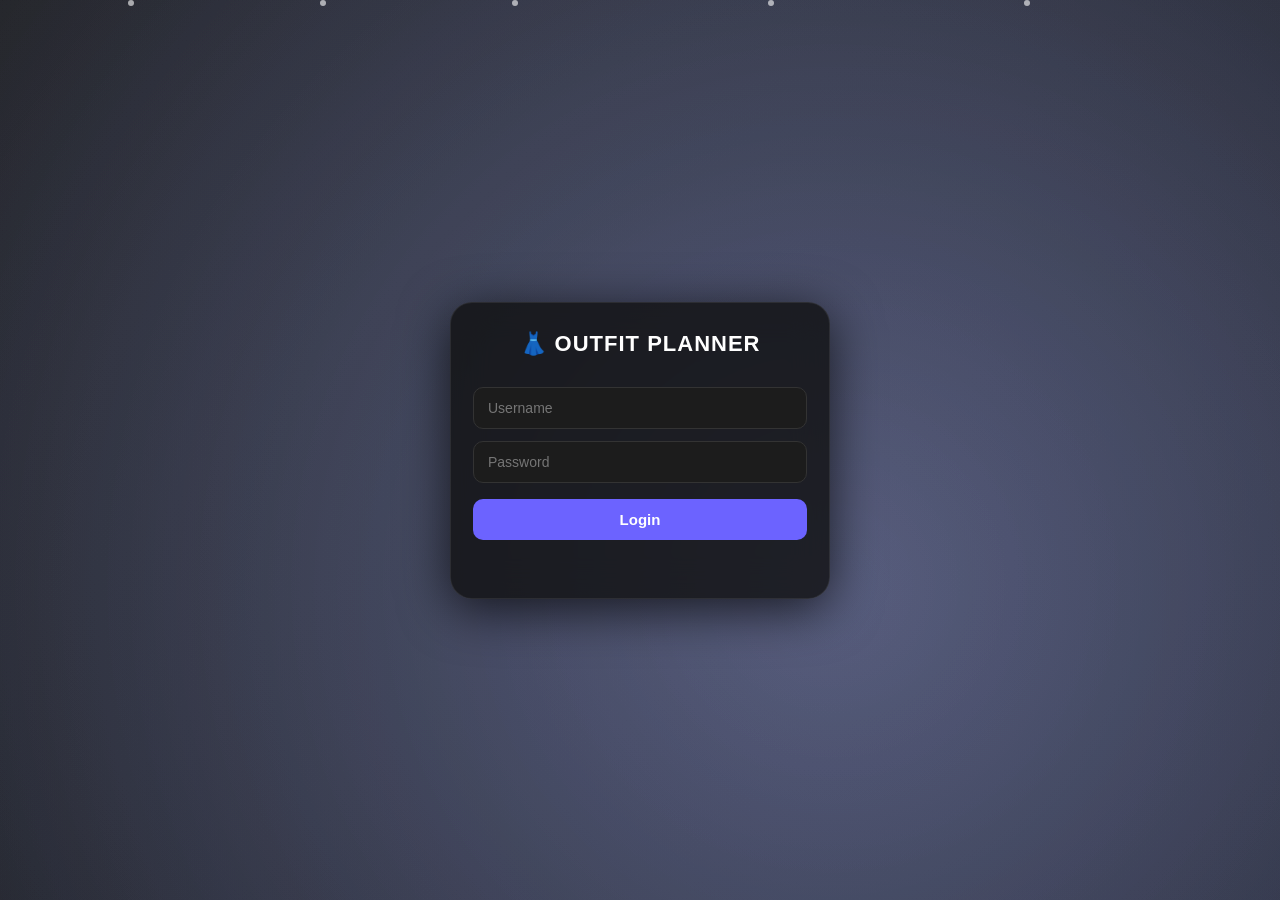
<file: index.html>
<!DOCTYPE html>
<html lang="en">

<head>
<meta charset="UTF-8">
<title>Outfit Planner System</title>
<meta name="viewport" content="width=device-width, initial-scale=1.0">

<style>

/* ================= GLOBAL RESET ================= */
*{
margin:0;
padding:0;
box-sizing:border-box;
font-family:Poppins, sans-serif;
}

/* ================= BODY (APP STYLE CENTER) ================= */
body{
min-height:100vh;
display:flex;
align-items:center;
justify-content:center;
padding:20px;
overflow:hidden;
background:#000;
}

/* ================= BACKGROUND ================= */
.bg{
position:fixed;
top:0;
left:0;
width:100%;
height:100%;
z-index:-3;
background: linear-gradient(-45deg, #0a0a0a, #141414, #0f0f0f, #1c1c1c);
background-size: 400% 400%;
animation: gradientFlow 12s ease infinite;
}

@keyframes gradientFlow{
0%{background-position:0% 50%}
50%{background-position:100% 50%}
100%{background-position:0% 50%}
}

/* ================= WAVES ================= */
.wave{
position:absolute;
width:250%;
height:250%;
top:-60%;
left:-60%;
background: radial-gradient(circle, rgba(108,99,255,0.25), transparent 60%);
animation: spin 18s linear infinite;
mix-blend-mode: screen;
}

.wave2{background: radial-gradient(circle, rgba(0,212,255,0.2), transparent 60%); animation-duration:22s;}
.wave3{background: radial-gradient(circle, rgba(255,107,107,0.2), transparent 60%); animation-duration:28s;}

@keyframes spin{
0%{transform:rotate(0deg) scale(1);}
100%{transform:rotate(360deg) scale(1.2);}
}

/* ================= PARTICLES ================= */
.particle{
position:absolute;
width:6px;
height:6px;
background:white;
border-radius:50%;
opacity:0.6;
animation: floatUp 10s linear infinite;
}

@keyframes floatUp{
0%{transform:translateY(100vh) scale(0.5); opacity:0;}
50%{opacity:0.8;}
100%{transform:translateY(-10vh) scale(1); opacity:0;}
}

/* ================= LOGIN CARD (MOBILE APP STYLE) ================= */
.login-box{
width:100%;
max-width:380px;
padding:28px 22px;
background:rgba(15,15,15,0.78);
border-radius:22px;
color:#ddd;
border:1px solid rgba(255,255,255,0.08);
backdrop-filter: blur(18px);
box-shadow:0 10px 50px rgba(0,0,0,0.7);
text-align:center;
z-index:2;
}

/* TITLE */
.login-box h2{
color:#fff;
font-size:22px;
margin-bottom:18px;
letter-spacing:1px;
}

/* INPUTS */
input{
width:100%;
margin-top:12px;
padding:12px 14px;
border-radius:10px;
border:1px solid #333;
outline:none;
background:#1c1c1c;
color:white;
font-size:14px;
}

/* BUTTON (APP STYLE) */
button{
width:100%;
margin-top:16px;
padding:12px;
border-radius:10px;
border:none;
background:#6c63ff;
color:white;
font-weight:600;
font-size:15px;
cursor:pointer;
transition:0.3s;
}

button:active{
transform:scale(0.97);
}

button:hover{
background:#00d4ff;
}

/* ERROR TEXT */
#error{
color:#ff6b6b;
margin-top:12px;
font-size:13px;
min-height:18px;
}

/* ================= MOBILE TWEAKS ================= */
@media (max-width:480px){

.login-box{
padding:22px 18px;
border-radius:18px;
}

.login-box h2{
font-size:20px;
}

input,button{
font-size:14px;
}

}

</style>
</head>

<body>

<!-- BACKGROUND -->
<div class="bg">
<div class="wave"></div>
<div class="wave wave2"></div>
<div class="wave wave3"></div>

<div class="particle" style="left:10%; animation-delay:0s;"></div>
<div class="particle" style="left:25%; animation-delay:2s;"></div>
<div class="particle" style="left:40%; animation-delay:4s;"></div>
<div class="particle" style="left:60%; animation-delay:1s;"></div>
<div class="particle" style="left:80%; animation-delay:3s;"></div>
</div>

<!-- LOGIN CARD -->
<div class="login-box">

<h2>👗 OUTFIT PLANNER</h2>

<input type="text" id="username" placeholder="Username">
<input type="password" id="password" placeholder="Password">

<button onclick="login()">Login</button>

<div id="error"></div>

</div>

<script>

function login(){
let u=document.getElementById("username").value;
let p=document.getElementById("password").value;

if(u==="admin" && p==="12345"){
window.location="dashboard.html";
}else{
document.getElementById("error").innerText="Wrong username or password";
}
}

</script>

</body>
</html>
</file>
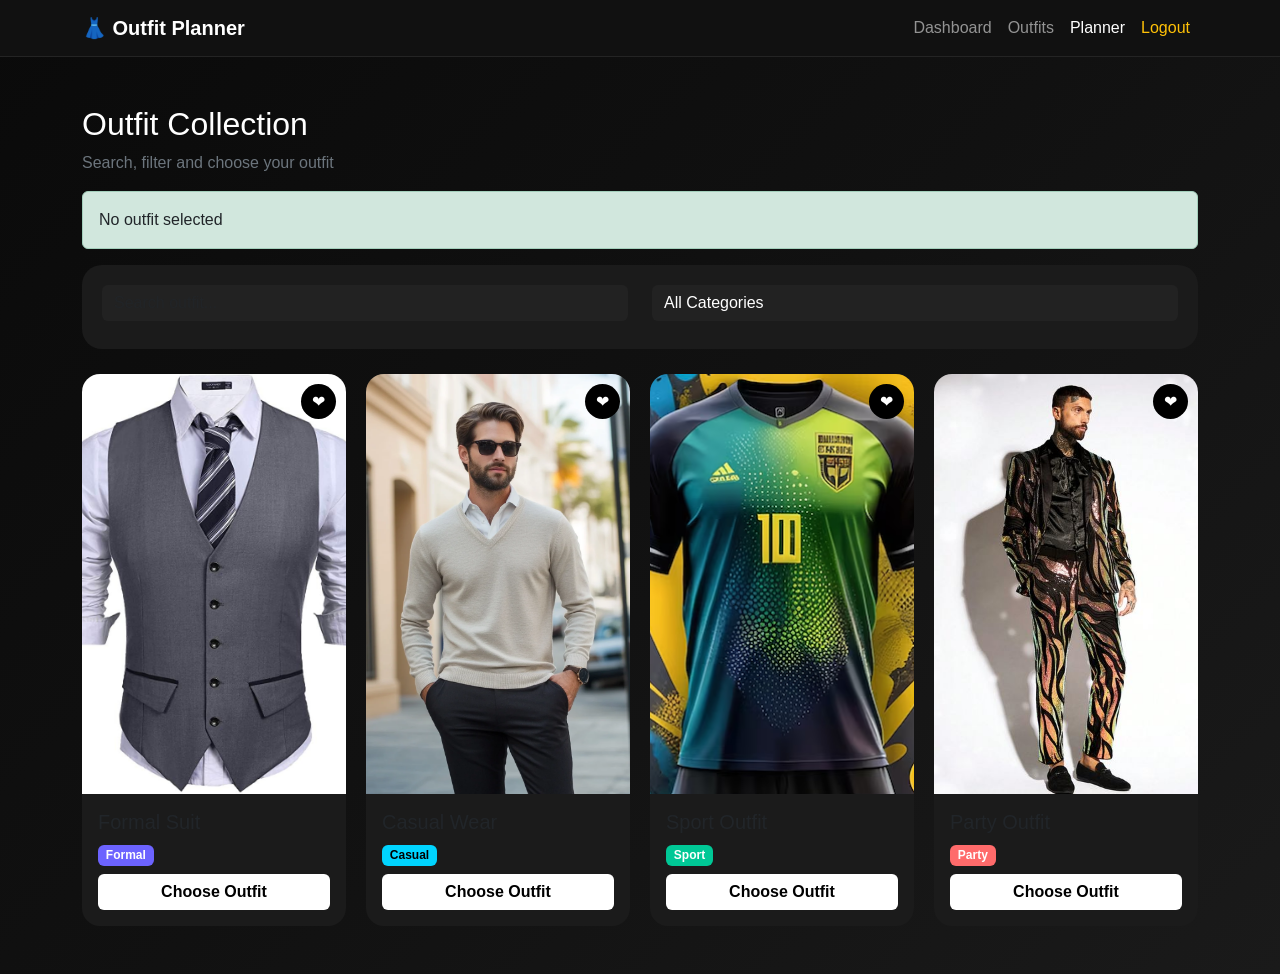
<file: outfits.html>
<!DOCTYPE html>
<html lang="en">

<head>
<meta charset="UTF-8">
<meta name="viewport" content="width=device-width, initial-scale=1.0">

<title>Outfit Planner System</title>

<link href="https://cdn.jsdelivr.net/npm/bootstrap@5.3.3/dist/css/bootstrap.min.css" rel="stylesheet">

<style>

/* ================= BASE ================= */
body{
background:linear-gradient(135deg,#0a0a0a,#111,#1a1a1a);
color:white;
font-family:Poppins,sans-serif;
margin:0;
}

/* NAVBAR */
.navbar{
background:#111!important;
border-bottom:1px solid rgba(255,255,255,0.08);
}

/* FILTER BOX */
.filter-box{
background:#1b1b1b;
padding:20px;
border-radius:20px;
margin-bottom:25px;
}

/* INPUT */
.form-control,.form-select{
background:#222;
border:none;
color:white;
}

.form-control:focus,.form-select:focus{
background:#222;
color:white;
box-shadow:none;
}

/* GRID */
#outfitList{
display:flex;
flex-wrap:wrap;
gap:20px;
}

/* CARD */
.outfit-item{
flex: 1 1 calc(25% - 20px);
min-width:250px;
}

/* CARD STYLE */
.outfit-card{
background:#1b1b1b;
border:none;
border-radius:18px;
overflow:hidden;
transition:0.3s;
height:100%;
position:relative;
}

.outfit-card:hover{
transform:translateY(-10px);
}

/* IMAGE */
.outfit-card img{
width:100%;
height:420px;
object-fit:cover;
object-position:top;
display:block;
}

/* BADGE */
.badge-formal{background:#6c63ff;}
.badge-casual{background:#00d4ff;color:black;}
.badge-sport{background:#00c896;}
.badge-party{background:#ff6b6b;}

/* BUTTON */
.btn-select{
background:white;
color:black;
font-weight:600;
border:none;
}

.btn-select:hover{
background:#ddd;
}

/* FAVORITE */
.fav-btn{
position:absolute;
top:10px;
right:10px;
background:black;
border:none;
color:white;
width:35px;
height:35px;
border-radius:50%;
cursor:pointer;
}

.fav-btn.active{
color:red;
}

/* TOAST */
#toast{
position:fixed;
bottom:20px;
right:20px;
background:#00c896;
color:black;
padding:12px 18px;
border-radius:10px;
display:none;
z-index:999;
}

/* MODAL */
.modal-dialog{
max-width:1000px;
}

.modal-content{
background:#1b1b1b;
color:white;
border-radius:15px;
padding:15px;
}

.outfit-option{
background:#222;
padding:10px;
border-radius:12px;
cursor:pointer;
transition:0.2s;
}

.outfit-option:hover{
transform:scale(1.03);
background:#333;
}

.outfit-option img{
width:100%;
height:420px;
object-fit:cover;
border-radius:12px;
margin-bottom:10px;
}

/* ================= MOBILE APP RESPONSIVE (ADDED ONLY) ================= */

@media (max-width: 768px){

.container{
padding-left:15px;
padding-right:15px;
}

h2{
font-size:18px;
text-align:center;
}

.text-secondary{
text-align:center;
font-size:13px;
}

/* filter padding smaller */
.filter-box{
padding:15px;
border-radius:16px;
}

/* cards full width */
.outfit-item{
flex:1 1 100% !important;
min-width:100% !important;
}

/* smaller images */
.outfit-card img{
height:260px;
}

/* better touch button */
.btn-select{
padding:12px;
font-size:14px;
}

/* navbar mobile style */
.navbar-nav{
flex-direction:row;
justify-content:space-around;
width:100%;
}

.navbar .nav-link{
font-size:13px;
padding:6px 8px;
}

/* toast center */
#toast{
left:50%;
right:auto;
transform:translateX(-50%);
bottom:15px;
font-size:13px;
}

/* modal mobile fix */
.modal-dialog{
margin:10px;
}

.outfit-option img{
height:220px;
}

}

/* small phone */
@media (max-width: 400px){

h2{
font-size:16px;
}

.outfit-card img{
height:220px;
}

.btn-select{
font-size:13px;
}

}

</style>

</head>

<body>

<!-- NAVBAR -->
<nav class="navbar navbar-expand-lg navbar-dark">
<div class="container">

<a class="navbar-brand fw-bold">
👗 Outfit Planner
</a>

<div class="navbar-nav ms-auto">
<a class="nav-link" href="dashboard.html">Dashboard</a>
<a class="nav-link" href="outfits.html">Outfits</a>
<a class="nav-link active" href="planner.html">Planner</a>
<a class="nav-link text-warning" href="index.html">Logout</a>
</div>

</div>
</nav>

<div class="container py-5">

<h2>Outfit Collection</h2>
<p class="text-secondary">Search, filter and choose your outfit</p>

<div class="alert alert-success text-dark" id="selectedBox">
No outfit selected
</div>

<!-- FILTER -->
<div class="filter-box">

<div class="row">

<div class="col-md-6 mb-2">
<input type="text" id="searchInput" class="form-control"
placeholder="Search outfit..." onkeyup="searchOutfit()">
</div>

<div class="col-md-6 mb-2">
<select id="categoryFilter" class="form-select" onchange="filterAll()">
<option value="all">All Categories</option>
<option value="formal">Formal</option>
<option value="casual">Casual</option>
<option value="sport">Sport</option>
<option value="party">Party</option>
</select>
</div>

</div>

</div>

<!-- OUTFITS -->
<div id="outfitList">

<div class="outfit-item" data-category="formal">
<div class="card outfit-card">
<button class="fav-btn" onclick="addFav(this,'Formal Suit')">❤</button>
<img src="formal 1.jpg">
<div class="card-body">
<h5>Formal Suit</h5>
<span class="badge badge-formal">Formal</span>
<button class="btn btn-select w-100 mt-2" onclick="openOutfit('formal')">Choose Outfit</button>
</div>
</div>
</div>

<div class="outfit-item" data-category="casual">
<div class="card outfit-card">
<button class="fav-btn" onclick="addFav(this,'Casual Wear')">❤</button>
<img src="casual1.webp">
<div class="card-body">
<h5>Casual Wear</h5>
<span class="badge badge-casual">Casual</span>
<button class="btn btn-select w-100 mt-2" onclick="openOutfit('casual')">Choose Outfit</button>
</div>
</div>
</div>

<div class="outfit-item" data-category="sport">
<div class="card outfit-card">
<button class="fav-btn" onclick="addFav(this,'Sport Outfit')">❤</button>
<img src="sport1.avif">
<div class="card-body">
<h5>Sport Outfit</h5>
<span class="badge badge-sport">Sport</span>
<button class="btn btn-select w-100 mt-2" onclick="openOutfit('sport')">Choose Outfit</button>
</div>
</div>
</div>

<div class="outfit-item" data-category="party">
<div class="card outfit-card">
<button class="fav-btn" onclick="addFav(this,'Party Outfit')">❤</button>
<img src="party1.jpg">
<div class="card-body">
<h5>Party Outfit</h5>
<span class="badge badge-party">Party</span>
<button class="btn btn-select w-100 mt-2" onclick="openOutfit('party')">Choose Outfit</button>
</div>
</div>
</div>

</div>

</div>

<!-- MODAL -->
<div class="modal fade" id="outfitModal">
<div class="modal-dialog modal-dialog-centered">
<div class="modal-content">

<h5 id="modalTitle" class="mb-3"></h5>
<div id="outfitOptions" class="d-grid gap-3"></div>

</div>
</div>
</div>

<!-- TOAST -->
<div id="toast"></div>

<script>

/* SEARCH */
function searchOutfit(){
let input = document.getElementById("searchInput").value.toLowerCase();
document.querySelectorAll(".outfit-item").forEach(item=>{
item.style.display = item.innerText.toLowerCase().includes(input) ? "block":"none";
});
}

/* FILTER */
function filterAll(){
let c = document.getElementById("categoryFilter").value;

document.querySelectorAll(".outfit-item").forEach(item=>{
item.style.display = (c==="all"||item.dataset.category===c) ? "block":"none";
});
}

/* MODAL */
function openOutfit(type){

const data = {
formal:[
{img:"formal 1.jpg", name:"Men Suit"},
{img:"formal 2.webp", name:"Women Suit"}
],
casual:[
{img:"casual1.webp", name:"Casual Men"},
{img:"casual2.jpg", name:"Casual Women"}
],
sport:[
{img:"sport1.avif", name:"Sport Men"},
{img:"sport2.avif", name:"Sport Women"}
],
party:[
{img:"party1.jpg", name:"Party Men"},
{img:"party2.jpg", name:"Party Women"}
]
};

let box = document.getElementById("outfitOptions");
let title = document.getElementById("modalTitle");

box.innerHTML = "";

data[type].forEach(item=>{
box.innerHTML += `
<div class="outfit-option" onclick="selectOutfit('${item.name}')">
<img src="${item.img}">
<div style="text-align:center;font-weight:600;">
${item.name}
</div>
</div>`;
});

title.innerText = type.toUpperCase() + " OUTFITS";

new bootstrap.Modal(document.getElementById("outfitModal")).show();
}

/* SELECT */
function selectOutfit(name){
document.getElementById("selectedBox").innerHTML =
"✅ Selected Outfit: " + name;
}

/* FAVORITE */
function addFav(btn,name){
btn.classList.toggle("active");
showToast("❤️ Added: " + name);
}

/* TOAST */
function showToast(msg){
let toast = document.getElementById("toast");
toast.innerText = msg;
toast.style.display = "block";

setTimeout(()=>{toast.style.display="none"},2000);
}

</script>

<script src="https://cdn.jsdelivr.net/npm/bootstrap@5.3.3/dist/js/bootstrap.bundle.min.js"></script>

</body>
</html>
</file>
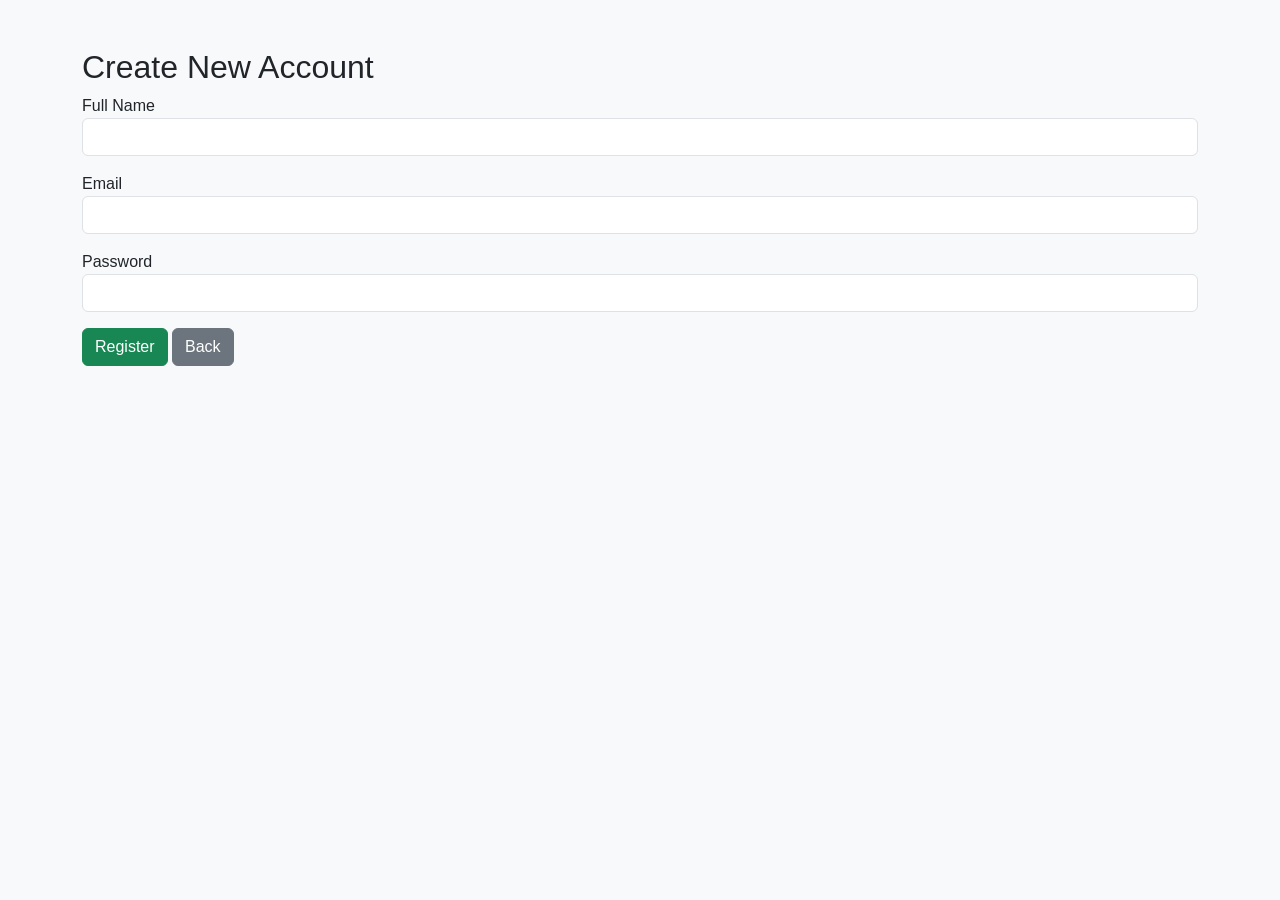
<file: register.html>
<!DOCTYPE html>
<html>
<head>

<title>Register</title>

<link href="https://cdn.jsdelivr.net/npm/bootstrap@5.3.3/dist/css/bootstrap.min.css" rel="stylesheet">
<link rel="stylesheet" href="style.css">

</head>
<body>

<div class="container mt-5">

<h2>Create New Account</h2>

<form>

<div class="mb-3">
<label>Full Name</label>
<input type="text" class="form-control">
</div>

<div class="mb-3">
<label>Email</label>
<input type="email" class="form-control">
</div>

<div class="mb-3">
<label>Password</label>
<input type="password" class="form-control">
</div>

<button class="btn btn-success">
Register
</button>

<a href="index.html" class="btn btn-secondary">
Back
</a>

</form>

</div>

</body>
</html>
</file>
<file: style.css>
body{
    background:#f8f9fa;
    font-family:'Segoe UI',sans-serif;
}

.navbar-brand{
    font-weight:bold;
}

.card{
    border:none;
    box-shadow:0 2px 10px rgba(0,0,0,0.1);
}

.footer{
    background:#212529;
    color:white;
    text-align:center;
    padding:15px;
    margin-top:50px;
}

.login-bg{
    height:100vh;
    display:flex;
    justify-content:center;
    align-items:center;
    background:linear-gradient(135deg,#ff9a9e,#fad0c4);
}

.login-box{
    background:white;
    padding:40px;
    border-radius:15px;
    width:400px;
    box-shadow:0 5px 20px rgba(0,0,0,0.2);
}

.table img{
    width:80px;
    border-radius:10px;
}
</file>
